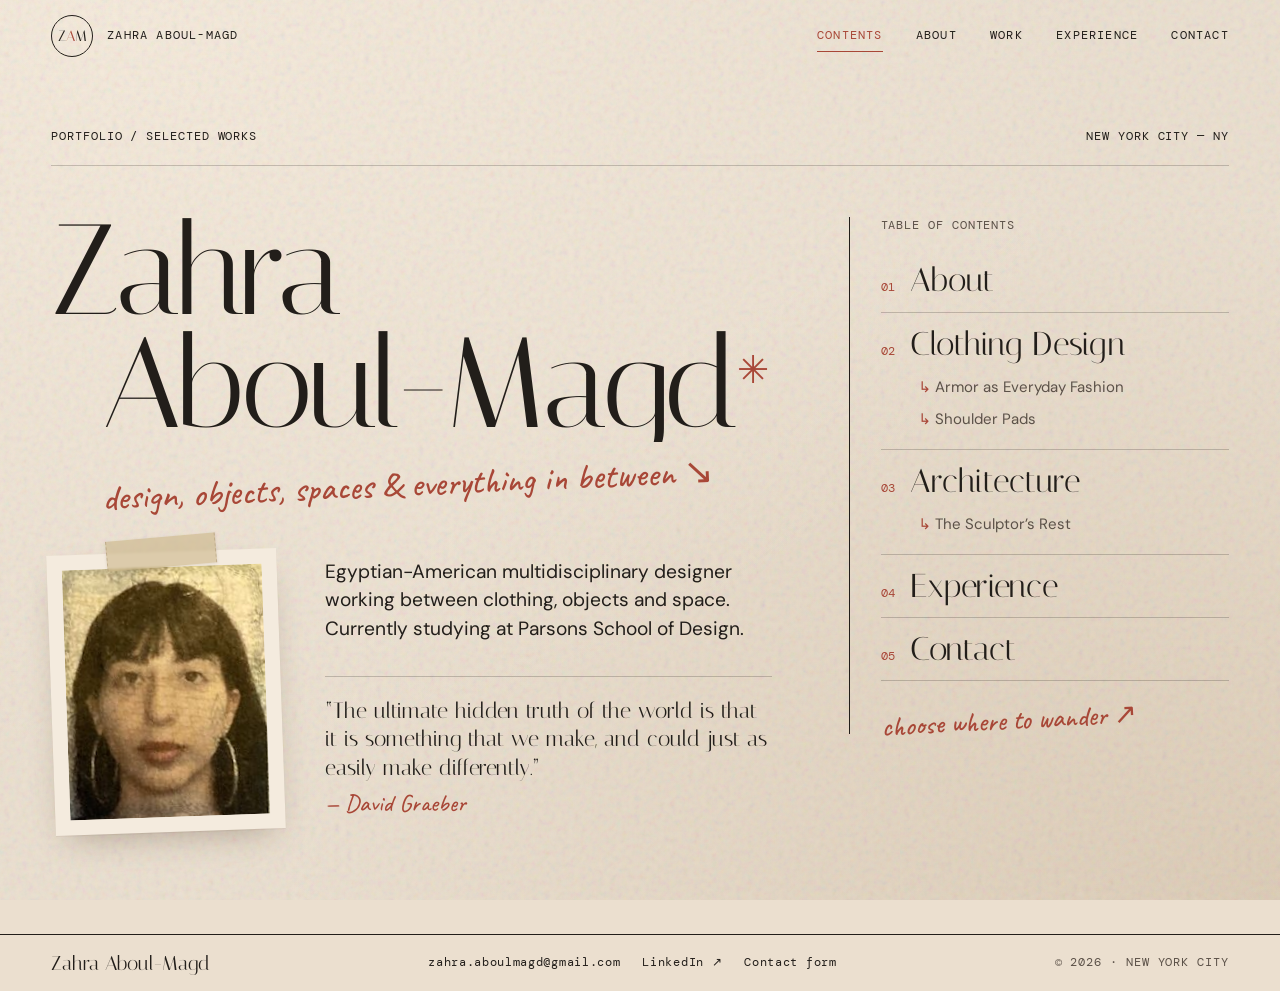
<file: index.html>
<!DOCTYPE html>
<html lang="en">
<head>
<meta charset="UTF-8">
<meta name="viewport" content="width=device-width, initial-scale=1, viewport-fit=cover">
<title>Zahra Aboul-Magd — Portfolio</title>
<meta name="description" content="Portfolio of Zahra Aboul-Magd, Egyptian-American multidisciplinary designer working across clothing, objects and architecture. New York City.">
<meta name="theme-color" content="#e8d9c8">

<meta property="og:type" content="website">
<meta property="og:title" content="Zahra Aboul-Magd — Portfolio">
<meta property="og:description" content="Multidisciplinary designer — clothing, objects, spaces & everything in between.">
<meta property="og:image" content="assets/img/sculptors-rest/01.jpg">
<meta name="twitter:card" content="summary_large_image">

<link rel="icon" href="favicon.svg" type="image/svg+xml">

<link rel="preconnect" href="https://fonts.googleapis.com">
<link rel="preconnect" href="https://fonts.gstatic.com" crossorigin>
<link href="https://fonts.googleapis.com/css2?family=Caveat:wght@500;600&family=DM+Mono:wght@400;500&family=DM+Sans:opsz,wght@9..40,400;9..40,500&family=Italiana&display=swap" rel="stylesheet">

<link rel="stylesheet" href="assets/css/style.css">
</head>
<body>

<a class="skip-link" href="#app">Skip to content</a>

<header class="site-header" id="siteHeader">
  <div class="wrap header-inner">
    <a class="brand" href="#/" aria-label="Zahra Aboul-Magd, home">
      <span class="brand-mark">Z<span>A</span>M</span>
      <span class="brand-name">Zahra Aboul-Magd</span>
    </a>

    <nav class="nav" aria-label="Main">
      <a href="#/" data-nav="home">Contents</a>
      <a href="#/about" data-nav="about">About</a>
      <a href="#/work" data-nav="work">Work</a>
      <a href="#/experience" data-nav="experience">Experience</a>
      <a href="#/contact" data-nav="contact">Contact</a>
    </nav>

    <button class="menu-btn" id="menuBtn" aria-expanded="false" aria-controls="mobileMenu">
      <span class="menu-btn-label">Menu</span>
      <span class="menu-btn-icon" aria-hidden="true"></span>
    </button>
  </div>
</header>

<div class="mobile-menu" id="mobileMenu" hidden>
  <nav aria-label="Mobile">
    <a href="#/" data-nav="home"><span class="mono">00</span>Contents</a>
    <a href="#/about" data-nav="about"><span class="mono">01</span>About</a>
    <a href="#/work" data-nav="work"><span class="mono">02</span>Work</a>
    <a href="#/experience" data-nav="experience"><span class="mono">03</span>Experience</a>
    <a href="#/contact" data-nav="contact"><span class="mono">04</span>Contact</a>
  </nav>
  <p class="hand mobile-menu-note">choose where to wander ↘</p>
</div>

<main id="app" tabindex="-1" aria-live="polite"></main>

<footer class="site-footer">
  <div class="wrap footer-inner">
    <span class="footer-name">Zahra Aboul-Magd</span>
    <span class="footer-links" id="footerLinks"></span>
    <span class="mono footer-copy">© <span id="year"></span> · New York City</span>
  </div>
</footer>

<!-- Image lightbox -->
<div class="lightbox" id="lightbox" role="dialog" aria-modal="true" aria-label="Image viewer" hidden>
  <button class="lb-close" data-lb="close" aria-label="Close">Close ✕</button>
  <button class="lb-prev" data-lb="prev" aria-label="Previous image">←</button>
  <figure class="lb-figure">
    <img id="lbImg" alt="">
    <figcaption>
      <span id="lbCaption"></span>
      <span class="mono" id="lbCount"></span>
    </figcaption>
  </figure>
  <button class="lb-next" data-lb="next" aria-label="Next image">→</button>
</div>

<noscript>
  <div class="wrap" style="padding:120px 0">
    <h1 class="display">Zahra Aboul-Magd</h1>
    <p>Multidisciplinary designer, New York City. <a href="mailto:zahra.aboulmagd@gmail.com">zahra.aboulmagd@gmail.com</a></p>
  </div>
</noscript>

<script src="assets/js/content.js"></script>
<script src="assets/js/main.js"></script>
</body>
</html>
</file>
<file: assets/css/style.css>
/* ============================================================
   Zahra Aboul-Magd — Portfolio
   ============================================================ */

:root {
  --paper: #ebdfcf;
  --paper-light: #f4ebde;
  --paper-dark: #d9c7b2;
  --ink: #221e1a;
  --ink-soft: #5b5148;
  --line: rgba(34, 30, 26, .22);
  --red: #a84737;
  --olive: #7d7e4b;
  --tape: rgba(196, 172, 120, .5);

  --serif: 'Italiana', 'Didot', Georgia, serif;
  --sans: 'DM Sans', system-ui, -apple-system, sans-serif;
  --mono: 'DM Mono', ui-monospace, Menlo, monospace;
  --hand: 'Caveat', 'Bradley Hand', cursive;

  --gutter: clamp(16px, 4vw, 56px);
  --max: 1440px;
  --header-h: 72px;
  --ease: cubic-bezier(.2, .7, .1, 1);
}

*, *::before, *::after { box-sizing: border-box; }

html {
  -webkit-text-size-adjust: 100%;
  scroll-padding-top: var(--header-h);
}

body {
  margin: 0;
  min-height: 100vh;
  display: flex;
  flex-direction: column;
  color: var(--ink);
  font: 400 17px/1.6 var(--sans);
  background-color: var(--paper);
  background-image:
    url("data:image/svg+xml,%3Csvg viewBox='0 0 200 200' xmlns='http://www.w3.org/2000/svg'%3E%3Cfilter id='n'%3E%3CfeTurbulence type='fractalNoise' baseFrequency='.75' numOctaves='3' stitchTiles='stitch'/%3E%3C/filter%3E%3Crect width='100%25' height='100%25' filter='url(%23n)' opacity='.16'/%3E%3C/svg%3E"),
    radial-gradient(ellipse at 10% 0%, #f5eadb 0%, transparent 60%),
    radial-gradient(ellipse at 100% 100%, #dccbb5 0%, transparent 55%);
  background-attachment: fixed;
  overflow-x: hidden;
  -webkit-font-smoothing: antialiased;
  transition: background-color .6s var(--ease);
}

/* Paper variants for project pages */
body.paper-pattern {
  background-color: #ece2d2;
  background-image:
    url("data:image/svg+xml,%3Csvg viewBox='0 0 200 200' xmlns='http://www.w3.org/2000/svg'%3E%3Cfilter id='n'%3E%3CfeTurbulence type='fractalNoise' baseFrequency='.75' numOctaves='3' stitchTiles='stitch'/%3E%3C/filter%3E%3Crect width='100%25' height='100%25' filter='url(%23n)' opacity='.14'/%3E%3C/svg%3E"),
    linear-gradient(rgba(127, 105, 88, .07) 1px, transparent 1px),
    linear-gradient(90deg, rgba(127, 105, 88, .07) 1px, transparent 1px);
  background-size: 200px 200px, 25px 25px, 25px 25px;
}
body.paper-drafting {
  background-color: #e4e5db;
  background-image:
    url("data:image/svg+xml,%3Csvg viewBox='0 0 200 200' xmlns='http://www.w3.org/2000/svg'%3E%3Cfilter id='n'%3E%3CfeTurbulence type='fractalNoise' baseFrequency='.75' numOctaves='3' stitchTiles='stitch'/%3E%3C/filter%3E%3Crect width='100%25' height='100%25' filter='url(%23n)' opacity='.14'/%3E%3C/svg%3E"),
    linear-gradient(rgba(80, 113, 109, .16) 1px, transparent 1px),
    linear-gradient(90deg, rgba(80, 113, 109, .16) 1px, transparent 1px),
    linear-gradient(rgba(80, 113, 109, .07) 1px, transparent 1px),
    linear-gradient(90deg, rgba(80, 113, 109, .07) 1px, transparent 1px);
  background-size: 200px 200px, 100px 100px, 100px 100px, 20px 20px, 20px 20px;
}

img { max-width: 100%; display: block; }
a { color: inherit; text-decoration: none; }
button { font: inherit; color: inherit; cursor: pointer; background: none; border: 0; padding: 0; }
:focus-visible { outline: 2px solid var(--red); outline-offset: 4px; border-radius: 2px; }
::selection { background: #d8d39a; }

.wrap {
  width: 100%;
  max-width: var(--max);
  margin-inline: auto;
  padding-inline: var(--gutter);
}

.mono {
  font-family: var(--mono);
  font-size: 11.5px;
  font-weight: 400;
  letter-spacing: .08em;
  text-transform: uppercase;
}
.hand { font-family: var(--hand); font-weight: 500; color: var(--red); line-height: 1.1; }
.display { font-family: var(--serif); font-weight: 400; line-height: .9; letter-spacing: -.01em; margin: 0; }

.skip-link {
  position: absolute; left: 12px; top: -60px; z-index: 100;
  background: var(--ink); color: var(--paper); padding: 10px 14px;
}
.skip-link:focus { top: 12px; }

/* ---------- Header ---------- */

.site-header {
  position: sticky; top: 0; z-index: 40;
  height: var(--header-h);
  transition: background-color .3s, box-shadow .3s, transform .4s var(--ease);
}
.site-header.scrolled {
  background: color-mix(in srgb, var(--paper-light) 82%, transparent);
  -webkit-backdrop-filter: blur(12px);
  backdrop-filter: blur(12px);
  box-shadow: 0 1px 0 var(--line);
}
.site-header.hide { transform: translateY(-100%); }
.header-inner { height: 100%; display: flex; align-items: center; justify-content: space-between; gap: 24px; }

.brand { display: flex; align-items: center; gap: 14px; }
.brand-mark {
  display: flex; align-items: center; justify-content: center; flex: none;
  width: 42px; height: 42px; border: 1px solid var(--ink); border-radius: 50%;
  font: 15px/1 var(--serif); letter-spacing: -.02em;
  transition: background .3s, color .3s, transform .6s var(--ease);
}
.brand-mark span { color: var(--red); }
.brand:hover .brand-mark { background: var(--ink); color: var(--paper); transform: rotate(-12deg); }
.brand-name { font-family: var(--mono); font-size: 12px; letter-spacing: .1em; text-transform: uppercase; }

.nav { display: flex; gap: clamp(18px, 2.6vw, 40px); }
.nav a {
  position: relative; font-family: var(--mono); font-size: 12px; letter-spacing: .1em; text-transform: uppercase;
  padding: 6px 0;
}
.nav a::after {
  content: ""; position: absolute; left: 0; right: 0; bottom: 0; height: 1px; background: currentColor;
  transform: scaleX(0); transform-origin: right; transition: transform .45s var(--ease);
}
.nav a:hover::after, .nav a.active::after { transform: scaleX(1); transform-origin: left; }
.nav a.active { color: var(--red); }

.menu-btn { display: none; align-items: center; gap: 10px; font-family: var(--mono); font-size: 12px; letter-spacing: .1em; text-transform: uppercase; padding: 10px 0; }
.menu-btn-icon { position: relative; width: 22px; height: 10px; }
.menu-btn-icon::before, .menu-btn-icon::after {
  content: ""; position: absolute; left: 0; right: 0; height: 1.5px; background: currentColor; transition: transform .35s var(--ease), top .35s var(--ease);
}
.menu-btn-icon::before { top: 0; }
.menu-btn-icon::after { top: 8px; }
.menu-btn[aria-expanded="true"] .menu-btn-icon::before { top: 4px; transform: rotate(45deg); }
.menu-btn[aria-expanded="true"] .menu-btn-icon::after { top: 4px; transform: rotate(-45deg); }

.mobile-menu {
  position: fixed; inset: 0; z-index: 35;
  padding: calc(var(--header-h) + 24px) var(--gutter) 40px;
  background: var(--paper-light);
  display: flex; flex-direction: column; justify-content: space-between;
  animation: menuIn .45s var(--ease);
}
.mobile-menu[hidden] { display: none; }
.mobile-menu nav { display: flex; flex-direction: column; }
.mobile-menu a {
  display: flex; align-items: baseline; gap: 16px;
  font: 400 clamp(48px, 15vw, 84px)/1.05 var(--serif);
  padding: 6px 0; border-bottom: 1px solid var(--line);
}
.mobile-menu a .mono { color: var(--red); }
.mobile-menu a.active { color: var(--red); }
.mobile-menu-note { font-size: 30px; transform: rotate(-3deg); margin: 0; }
@keyframes menuIn { from { opacity: 0; transform: translateY(-12px); } }

@media (max-width: 760px) {
  .nav { display: none; }
  .menu-btn { display: inline-flex; }
  .brand-name { display: none; }
}

/* ---------- Views ---------- */

main { flex: 1; }
main:focus, main:focus-visible { outline: none; }
.view { animation: viewIn .7s var(--ease) backwards; }
@keyframes viewIn { from { opacity: 0; transform: translateY(14px); } }

.reveal { opacity: 0; transform: translateY(26px); transition: opacity .9s var(--ease), transform .9s var(--ease); }
.reveal.in { opacity: 1; transform: none; }

.topline {
  display: flex; justify-content: space-between; gap: 16px; flex-wrap: wrap;
  padding-block: 18px; border-bottom: 1px solid var(--line);
}
.section-head {
  display: flex; align-items: end; justify-content: space-between; gap: 20px; flex-wrap: wrap;
  padding-bottom: 18px; margin-bottom: clamp(32px, 5vw, 64px); border-bottom: 1px solid var(--ink);
}
.section-title { font: 400 clamp(40px, 6vw, 80px)/.95 var(--serif); margin: 0; }
.section-title sup { font-family: var(--mono); font-size: 13px; vertical-align: top; margin-left: 6px; color: var(--red); letter-spacing: .05em; }

/* ---------- Landing ---------- */

.landing { padding-top: clamp(16px, 3vw, 40px); padding-bottom: clamp(56px, 8vw, 110px); }
.landing-grid {
  display: grid; grid-template-columns: minmax(0, 1fr) minmax(280px, 380px);
  gap: clamp(32px, 6vw, 110px); margin-top: clamp(28px, 4vw, 56px); align-items: start;
}
.hero-title {
  font: 400 clamp(54px, 10vw, 168px)/.84 var(--serif);
  letter-spacing: -.03em; margin: 0;
}
.hero-title .line { display: block; overflow: hidden; padding-bottom: .04em; }
.hero-title .line > span { display: inline-block; white-space: nowrap; animation: rise 1.2s var(--ease) both; }
.hero-title .line:nth-child(2) > span { animation-delay: .12s; }
.hero-title .line:nth-child(2) { padding-left: clamp(0px, 4vw, 72px); }
.asterisk { color: var(--red); font-family: var(--sans); font-size: .3em; vertical-align: super; display: inline-block; animation: spin 14s linear infinite; }
@keyframes rise { from { transform: translateY(105%); } }
@keyframes spin { to { transform: rotate(360deg); } }

.hero-note { font-size: clamp(26px, 2.8vw, 38px); transform: rotate(-2.5deg); margin: 22px 0 clamp(28px, 4vw, 48px) clamp(0px, 4vw, 72px); }
.landing-intro { display: grid; grid-template-columns: clamp(150px, 18vw, 250px) minmax(0, 1fr); gap: clamp(22px, 3.4vw, 48px); align-items: start; }
.landing-portrait .frame { --tilt: -2.5deg; }
.hero-intro { font-size: clamp(17px, 1.5vw, 21px); line-height: 1.5; max-width: 34ch; margin: 6px 0 0; }
.landing-quote { margin: 32px 0 0; padding-top: 20px; border-top: 1px solid var(--line); max-width: 38ch; }
.landing-quote blockquote { margin: 0; font: 400 clamp(19px, 1.7vw, 24px)/1.3 var(--serif); }
.landing-quote figcaption { font-size: 24px; margin-top: 8px; }

.toc { border-left: 1px solid var(--ink); padding-left: clamp(20px, 2.4vw, 36px); }
.toc-title { margin: 0 0 14px; color: var(--ink-soft); }
.toc ol, .toc ul { list-style: none; margin: 0; padding: 0; }
.toc > ol > li { border-bottom: 1px solid var(--line); }
.toc-link { display: flex; align-items: baseline; gap: 14px; padding: 14px 0 12px; }
.toc-num { color: var(--red); min-width: 2ch; }
.toc-label { font: 400 clamp(28px, 2.6vw, 38px)/1 var(--serif); transition: color .3s, transform .5s var(--ease); }
.toc-arrow { margin-left: auto; opacity: 0; transform: translateX(-8px); transition: opacity .3s, transform .5s var(--ease); }
.toc-link:hover .toc-label { color: var(--red); transform: translateX(6px); }
.toc-link:hover .toc-arrow { opacity: 1; transform: none; color: var(--red); }
.toc-sub { padding: 0 0 14px calc(2ch + 14px) !important; margin-top: -4px !important; }
.toc-sub a { display: block; padding: 4px 0; font-size: 15px; color: var(--ink-soft); transition: color .3s; }
.toc-sub a::before { content: "↳ "; color: var(--red); }
.toc-sub a:hover { color: var(--ink); }
.toc-note { font-size: 28px; margin: 22px 0 0; transform: rotate(-3deg); }

@media (max-width: 900px) {
  .landing-grid { grid-template-columns: 1fr; }
  .toc { border-left: 0; padding-left: 0; border-top: 1px solid var(--ink); padding-top: 18px; }
}
@media (max-width: 760px) {
  .hero-title { font-size: clamp(54px, 16vw, 120px); }
  .landing-intro { grid-template-columns: 130px minmax(0, 1fr); }
  .hero-note { margin-left: 0; }
}

/* ---------- Home: works ---------- */

.works { padding-bottom: clamp(80px, 12vw, 160px); }
.filters { display: flex; gap: 8px; flex-wrap: wrap; }
.filter {
  font-family: var(--mono); font-size: 11.5px; letter-spacing: .08em; text-transform: uppercase;
  padding: 8px 14px; border: 1px solid var(--line); border-radius: 999px;
  transition: background .25s, color .25s, border-color .25s;
}
.filter:hover { border-color: var(--ink); }
.filter[aria-current="page"] { background: var(--ink); color: var(--paper-light); border-color: var(--ink); }

.work-grid {
  display: grid; grid-template-columns: repeat(12, 1fr);
  column-gap: clamp(20px, 3vw, 48px); row-gap: clamp(56px, 8vw, 120px);
}
.work-card { grid-column: span 6; display: block; }
.work-card:nth-child(3n + 1) { grid-column: 1 / span 7; }
.work-card:nth-child(3n + 2) { grid-column: 9 / span 4; margin-top: clamp(40px, 14vw, 220px); }
.work-card:nth-child(3n + 3) { grid-column: 3 / span 6; }
.work-card[hidden] { display: none; }

.frame {
  position: relative; padding: clamp(10px, 1.2vw, 16px);
  background: var(--paper-light);
  box-shadow: 0 1px 1px rgba(60, 40, 20, .06), 0 14px 34px -14px rgba(60, 40, 20, .35);
  transform: rotate(var(--tilt, 0deg));
  transition: transform .8s var(--ease), box-shadow .8s var(--ease);
}
.frame-img { overflow: hidden; aspect-ratio: 4 / 3; background: var(--paper-dark); }
.work-card:nth-child(3n + 2) .frame-img { aspect-ratio: 4 / 5; }
.frame-img img { width: 100%; height: 100%; object-fit: cover; transition: transform 1.2s var(--ease), filter .6s; }
.work-card:hover .frame { transform: rotate(0deg) translateY(-6px); box-shadow: 0 1px 1px rgba(60, 40, 20, .06), 0 28px 50px -18px rgba(60, 40, 20, .42); }
.work-card:hover .frame-img img { transform: scale(1.045); }

.tape {
  position: absolute; z-index: 2; width: 110px; height: 30px; pointer-events: none;
  background: var(--tape);
  border-inline: 1px dashed rgba(140, 115, 80, .35);
  box-shadow: 0 1px 3px rgba(80, 60, 30, .12);
  -webkit-backdrop-filter: blur(1px); backdrop-filter: blur(1px);
}
.tape.tl { top: -12px; left: -28px; transform: rotate(-32deg); }
.tape.tr { top: -12px; right: -28px; transform: rotate(32deg); }
.tape.tc { top: -15px; left: 50%; transform: translateX(-50%) rotate(-3deg); }

.work-info { display: grid; grid-template-columns: auto 1fr auto; gap: 6px 18px; align-items: baseline; margin-top: 22px; }
.work-num { color: var(--red); }
.work-title { font: 400 clamp(28px, 3vw, 44px)/1 var(--serif); margin: 0; }
.work-arrow { font-size: 22px; transition: transform .5s var(--ease); }
.work-card:hover .work-arrow { transform: translate(4px, -4px); color: var(--red); }
.work-sub { grid-column: 2 / -1; color: var(--ink-soft); }
.work-summary { grid-column: 2 / -1; margin: 4px 0 0; color: var(--ink-soft); font-size: 15px; }

@media (max-width: 760px) {
  .work-card, .work-card:nth-child(n) { grid-column: 1 / -1; margin-top: 0; }
  .work-card:nth-child(3n + 2) .frame-img { aspect-ratio: 4 / 3; }
}

/* ---------- Project page ---------- */

.project-hero { padding-top: clamp(28px, 5vw, 64px); }
.crumbs { display: flex; gap: 10px; flex-wrap: wrap; align-items: center; }
.crumbs a { border-bottom: 1px solid transparent; transition: border-color .3s; }
.crumbs a:hover { border-color: currentColor; }
.label-chip {
  display: inline-block; padding: 7px 12px; border: 1px solid var(--line);
  background: color-mix(in srgb, var(--paper-light) 80%, transparent);
}
.keywords {
  display: inline-flex; align-items: center; flex-wrap: wrap; gap: 10px 14px;
  margin-top: clamp(24px, 3vw, 36px); padding: 12px 16px;
  border: 1px solid var(--ink); background: color-mix(in srgb, var(--paper-light) 85%, transparent);
}
.keywords-label { color: var(--red); padding-right: 14px; border-right: 1px solid var(--line); }
.keywords ul { display: flex; flex-wrap: wrap; gap: 8px; list-style: none; margin: 0; padding: 0; }
.keywords li { padding: 5px 10px; border: 1px solid var(--line); border-radius: 999px; }
.project-title { font: 400 clamp(52px, 10vw, 150px)/.9 var(--serif); letter-spacing: -.02em; margin: clamp(22px, 3vw, 40px) 0 0; max-width: 14ch; }
.project-subtitle { font: 400 clamp(24px, 2.6vw, 38px)/1.2 var(--serif); margin: clamp(16px, 2vw, 26px) 0 0; max-width: 32ch; }
.project-credit { display: flex; flex-wrap: wrap; gap: 6px 0; margin: 18px 0 0; color: var(--ink-soft); }
.project-credit .sep { margin: 0 10px; color: var(--red); }
.project-note { font-size: clamp(28px, 3.2vw, 40px); transform: rotate(-3deg); margin: 18px 0 0 clamp(0px, 8vw, 140px); }

.project-cover { margin-top: clamp(36px, 6vw, 80px); }
.project-cover .frame-img { aspect-ratio: 16 / 10; }

.project-body {
  display: grid; grid-template-columns: minmax(0, 1fr) minmax(0, 2fr); gap: clamp(32px, 6vw, 96px);
  padding-block: clamp(56px, 8vw, 110px);
}
.summary-label { margin: 0; padding-top: 14px; border-top: 1px solid var(--ink); color: var(--red); align-self: start; }
.meta-list { margin: 0; border-top: 1px solid var(--ink); }
.meta-list div { display: grid; grid-template-columns: 1fr 1.4fr; gap: 12px; padding: 12px 0; border-bottom: 1px solid var(--line); }
.meta-list dt { color: var(--ink-soft); }
.meta-list dd { margin: 0; }
.project-lede { font: 400 clamp(28px, 3vw, 44px)/1.12 var(--serif); margin: 0 0 28px; }
.project-text p { max-width: 62ch; margin: 0 0 1.1em; font-size: 18px; }

.gallery { display: grid; grid-template-columns: 1fr 1fr; gap: clamp(20px, 3vw, 40px); padding-bottom: clamp(56px, 8vw, 110px); }
.gallery figure { margin: 0; }
.gallery figure.wide { grid-column: 1 / -1; }
.gallery-btn { display: block; width: 100%; cursor: zoom-in; }
.gallery .frame-img { aspect-ratio: 4 / 5; }
.gallery img, .project-cover img { width: 100%; height: 100%; object-fit: cover; transition: transform 1.2s var(--ease); }
.gallery-btn:hover img { transform: scale(1.02); }
.landing-portrait .portrait-empty { font-size: clamp(40px, 5.4vw, 84px); }
.gallery figcaption, .project-cover figcaption { display: flex; gap: 12px; margin-top: 12px; color: var(--ink-soft); }
.gallery figcaption .mono:first-child, .project-cover figcaption .mono:first-child { color: var(--red); }
.project-cover figure { margin: 0; }

@media (max-width: 760px) {
  .project-body { grid-template-columns: 1fr; gap: 20px; }
  .gallery { grid-template-columns: 1fr; }
  .keywords-label { border-right: 0; padding-right: 0; width: 100%; }
}

.next-project {
  display: block; border-top: 1px solid var(--ink); padding-block: clamp(48px, 8vw, 100px);
}
.next-project .display { font-size: clamp(48px, 9vw, 130px); margin-top: 16px; }
.next-project .arrow { display: inline-block; color: var(--red); transition: transform .6s var(--ease); }
.next-project:hover .arrow { transform: translateX(16px); }

/* ---------- About ---------- */

.page-head { padding-top: clamp(28px, 5vw, 64px); padding-bottom: clamp(32px, 5vw, 64px); }
.page-title { font: 400 clamp(72px, 15vw, 220px)/.85 var(--serif); letter-spacing: -.03em; margin: clamp(24px, 4vw, 48px) 0 0; }

.about-grid {
  display: grid; grid-template-columns: minmax(0, 5fr) minmax(0, 7fr); gap: clamp(36px, 7vw, 120px);
  padding-bottom: clamp(80px, 12vw, 160px);
}
.portrait .frame { --tilt: -2deg; max-width: 420px; }
.portrait .frame-img { aspect-ratio: 4 / 5; }
.portrait-empty {
  display: flex; align-items: center; justify-content: center; height: 100%;
  font: 400 clamp(64px, 9vw, 140px)/1 var(--serif); color: var(--paper-light);
  background: linear-gradient(160deg, #b9a58c, #8f7a63);
}
.portrait-empty span { color: #e6c2b4; }
.about-statement { font: 400 clamp(36px, 4.6vw, 68px)/1.04 var(--serif); margin: 0 0 18px; }
.about-note { font-size: 32px; transform: rotate(-2deg); margin: 0 0 36px; }
.about-text p { font-size: 18px; max-width: 58ch; margin: 0 0 1.1em; }
.about-text p:first-child { font-size: 21px; }
.details { margin: 40px 0 0; border-top: 1px solid var(--ink); }
.details div { display: grid; grid-template-columns: 1fr 2fr; gap: 16px; padding: 14px 0; border-bottom: 1px solid var(--line); }
.details dt { color: var(--ink-soft); }
.details dd { margin: 0; }

@media (max-width: 860px) {
  .about-grid { grid-template-columns: 1fr; }
  .portrait .frame { max-width: 340px; }
}

/* ---------- Experience ---------- */

.btn {
  display: inline-flex; align-items: center; gap: 10px;
  font-family: var(--mono); font-size: 12px; letter-spacing: .08em; text-transform: uppercase;
  padding: 13px 20px; border: 1px solid var(--ink); border-radius: 999px;
  transition: background .3s, color .3s, border-color .3s;
}
.btn:hover { background: var(--ink); color: var(--paper-light); }
.btn.solid { background: var(--ink); color: var(--paper-light); }
.btn.solid:hover { background: var(--red); border-color: var(--red); }
.btn:disabled { opacity: .5; cursor: wait; }

.experience { padding-top: clamp(24px, 4vw, 56px); padding-bottom: clamp(80px, 12vw, 160px); }
.xp-list, .award-list, .xp-roles { list-style: none; margin: 0; padding: 0; }
.xp {
  display: grid; grid-template-columns: 3ch minmax(0, 1fr) minmax(180px, 280px); gap: 8px clamp(16px, 3vw, 48px);
  padding: clamp(20px, 2.6vw, 32px) 0; border-bottom: 1px solid var(--line);
}
.xp-num { color: var(--red); padding-top: .5em; }
.xp-org { font: 400 clamp(26px, 2.8vw, 40px)/1.08 var(--serif); margin: 0; }
.xp-role { margin: 8px 0 0; font-size: 17px; }
.xp-roles { margin-top: 10px; }
.xp-roles li { display: flex; flex-wrap: wrap; justify-content: space-between; gap: 4px 16px; padding: 8px 0; border-top: 1px dashed var(--line); }
.xp-roles li:first-child { border-top: 0; }
.xp-roles .mono { color: var(--ink-soft); }
.xp-meta { display: flex; flex-direction: column; gap: 6px; text-align: right; color: var(--ink-soft); padding-top: .5em; }

.award {
  display: grid; grid-template-columns: auto minmax(0, 1fr); gap: clamp(16px, 3vw, 40px);
  padding: clamp(24px, 3vw, 40px); background: var(--paper-light);
  box-shadow: 0 1px 1px rgba(60, 40, 20, .06), 0 14px 34px -16px rgba(60, 40, 20, .3);
}
.award + .award { margin-top: 20px; }
.award-star { font-size: 34px; color: var(--red); line-height: 1; }
.award-date { color: var(--red); margin: 10px 0 0; }
.award-text { margin: 12px 0 0; max-width: 62ch; font-size: 18px; }

@media (max-width: 760px) {
  .xp { grid-template-columns: 3ch minmax(0, 1fr); }
  .xp-meta { grid-column: 2; text-align: left; flex-direction: row; flex-wrap: wrap; gap: 4px 14px; padding-top: 4px; }
}

/* ---------- Contact ---------- */

.contact { padding-bottom: clamp(80px, 12vw, 160px); }
.contact-grid { display: grid; grid-template-columns: minmax(0, 1fr) minmax(0, 1fr); gap: clamp(40px, 7vw, 120px); margin-top: clamp(24px, 4vw, 48px); align-items: start; }
.contact-title { font: 400 clamp(56px, 8.5vw, 140px)/.88 var(--serif); letter-spacing: -.02em; margin: 0; }
.contact-title em { font-style: normal; color: var(--red); }
.contact-note { font-size: clamp(30px, 3.4vw, 42px); transform: rotate(-3deg); margin: 22px 0 0 clamp(0px, 6vw, 110px); }
.contact-alt { margin: clamp(28px, 4vw, 56px) 0 0; color: var(--ink-soft); }
.contact-alt a { color: var(--ink); border-bottom: 1px solid var(--line); overflow-wrap: anywhere; }
.contact-alt a:hover { color: var(--red); border-color: var(--red); }

.contact-form {
  position: relative; display: grid; gap: 22px;
  padding: clamp(24px, 3.4vw, 44px); background: var(--paper-light);
  box-shadow: 0 1px 1px rgba(60, 40, 20, .06), 0 18px 40px -18px rgba(60, 40, 20, .35);
}
.form-title { margin: 0; color: var(--red); }
.field { display: grid; gap: 8px; }
.field .mono { color: var(--ink-soft); }
.field input, .field textarea {
  width: 100%; font: 400 18px/1.4 var(--sans); color: var(--ink);
  padding: 12px 0; background: transparent; border: 0; border-bottom: 1px solid var(--ink); border-radius: 0;
  transition: border-color .3s, background .3s;
}
.field textarea { resize: vertical; min-height: 140px; padding: 12px; border: 1px solid var(--ink); }
.field input:focus, .field textarea:focus { outline: none; border-color: var(--red); background: rgba(255, 255, 255, .35); }
.field .invalid { border-color: var(--red); }
.honey { position: absolute; left: -9999px; width: 1px; height: 1px; opacity: 0; }
.form-status { margin: 0; min-height: 1.4em; font-size: 15px; }
.form-status.ok { color: var(--olive); }
.form-status.error { color: var(--red); }
.form-status a { text-decoration: underline; }
.contact-form .btn { justify-self: start; }

@media (max-width: 860px) { .contact-grid { grid-template-columns: 1fr; } }

.egg-trigger { display: block; text-align: left; cursor: default; }
.egg {
  position: fixed; inset: 0; z-index: 65; display: grid; place-items: center; padding: var(--gutter);
  background: rgba(28, 24, 21, .55); cursor: pointer; animation: fade .3s ease;
}
.egg[hidden] { display: none; }
.egg-card {
  position: relative; margin: 0; width: min(360px, 86vw, 56vh); padding: 14px 14px 18px;
  background: var(--paper-light); box-shadow: 0 30px 70px -20px rgba(0, 0, 0, .5);
  animation: eggIn .6s var(--ease) both;
}
.egg-card img { width: 100%; aspect-ratio: 4 / 5; object-fit: cover; }
.egg-card figcaption { font-size: clamp(19px, 2.8vh, 24px); text-align: center; margin-top: 12px; }
@keyframes eggIn { from { opacity: 0; transform: translateY(40px) rotate(-12deg) scale(.8); } to { transform: rotate(-4deg); } }
.egg-card { transform: rotate(-4deg); }

/* ---------- 404 ---------- */
.lost { padding-block: clamp(80px, 14vw, 200px); }

/* ---------- Footer ---------- */

.site-footer { border-top: 1px solid var(--ink); }
.footer-inner { display: flex; justify-content: space-between; align-items: center; gap: 10px 28px; flex-wrap: wrap; padding-block: 18px calc(18px + env(safe-area-inset-bottom)); }
.footer-name { font: 400 20px/1 var(--serif); }
.footer-copy { color: var(--ink-soft); }
.footer-links { display: flex; gap: 8px 22px; flex-wrap: wrap; }
.footer-links a { font-family: var(--mono); font-size: 11.5px; letter-spacing: .06em; border-bottom: 1px solid transparent; transition: border-color .3s; }
.footer-links a:hover { border-color: currentColor; }

/* ---------- Lightbox ---------- */

.lightbox {
  position: fixed; inset: 0; z-index: 60;
  display: grid; grid-template-columns: 64px 1fr 64px; align-items: center;
  background: rgba(28, 24, 21, .94); color: var(--paper-light);
  animation: fade .3s ease;
}
.lightbox[hidden] { display: none; }
@keyframes fade { from { opacity: 0; } }
.lb-figure { margin: 0; display: flex; flex-direction: column; align-items: center; gap: 14px; max-height: 100vh; padding: 64px 0 24px; }
.lb-figure img { max-height: calc(100vh - 140px); max-width: 100%; width: auto; object-fit: contain; box-shadow: 0 20px 60px rgba(0, 0, 0, .4); }
.lb-figure figcaption { display: flex; gap: 20px; justify-content: space-between; width: 100%; font-size: 14px; opacity: .85; }
.lb-close { position: absolute; top: 18px; right: var(--gutter); font-family: var(--mono); font-size: 12px; letter-spacing: .1em; text-transform: uppercase; padding: 8px; }
.lb-prev, .lb-next { font-size: 28px; height: 64px; opacity: .7; transition: opacity .2s; }
.lb-prev:hover, .lb-next:hover { opacity: 1; }
.lightbox.single .lb-prev, .lightbox.single .lb-next { visibility: hidden; }

@media (max-width: 760px) {
  .lightbox { grid-template-columns: 1fr; }
  .lb-prev, .lb-next { position: absolute; bottom: 12px; }
  .lb-prev { left: var(--gutter); }
  .lb-next { right: var(--gutter); }
  .lb-figure { padding: 60px var(--gutter) 80px; }
}

/* ---------- Toast ---------- */
.toast {
  position: fixed; left: 50%; bottom: calc(24px + env(safe-area-inset-bottom)); z-index: 70;
  transform: translate(-50%, 20px); opacity: 0;
  background: var(--ink); color: var(--paper-light); padding: 12px 18px; border-radius: 999px;
  transition: opacity .3s, transform .4s var(--ease); pointer-events: none;
}
.toast.show { opacity: 1; transform: translate(-50%, 0); }

/* ---------- Motion & print ---------- */

@media (prefers-reduced-motion: reduce) {
  *, *::before, *::after { animation-duration: .001ms !important; animation-iteration-count: 1 !important; transition-duration: .001ms !important; }
  .reveal { opacity: 1; transform: none; }
}

@media print {
  .site-header, .site-footer, .mobile-menu, .lightbox { display: none !important; }
  body { background: #fff; }
  .reveal { opacity: 1; transform: none; }
}
</file>
